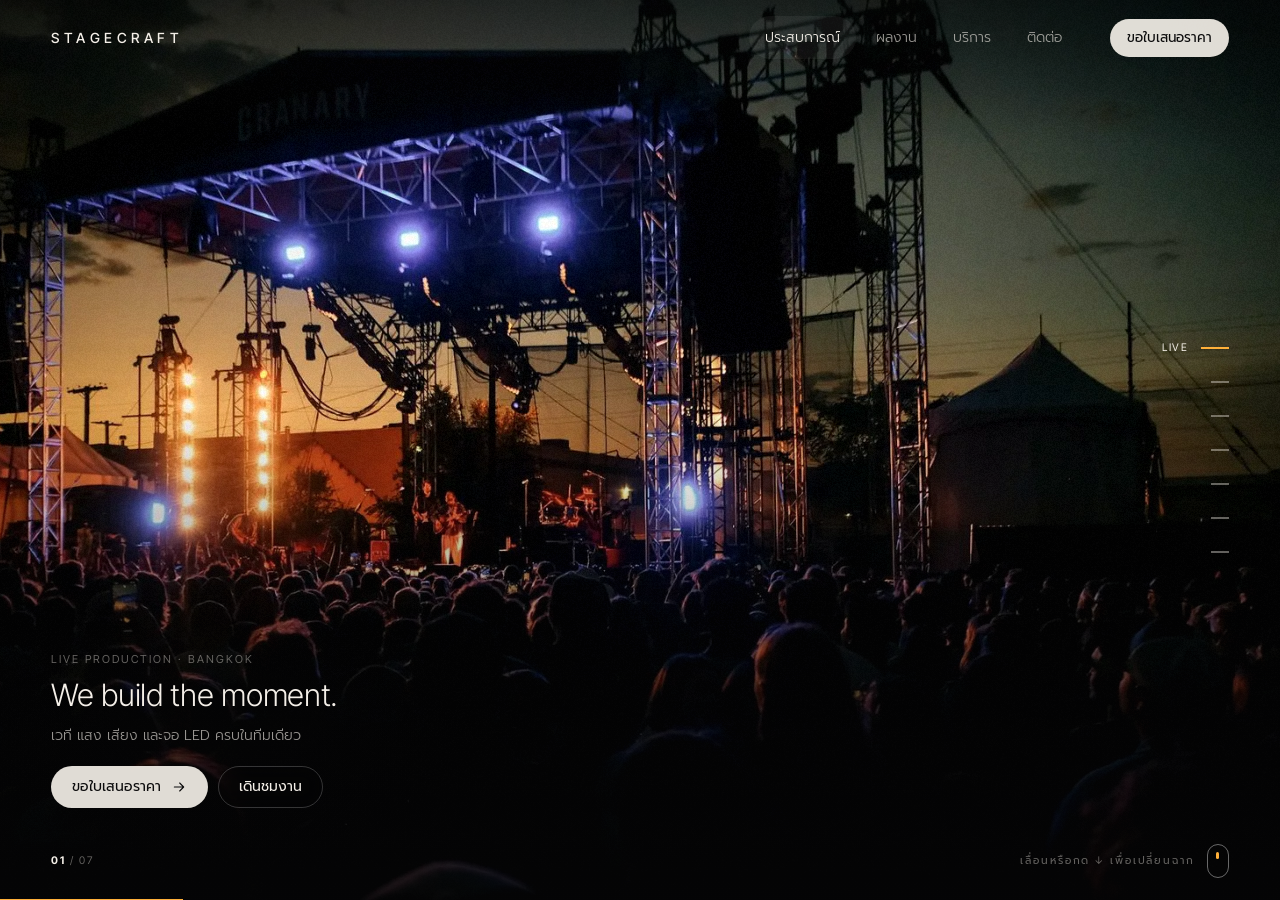
<file: index.html>
<!doctype html>
<html lang="th">
  <head>
    <meta charset="utf-8" />
    <meta name="viewport" content="width=device-width, initial-scale=1" />
    <title>STAGECRAFT — เวที แสง สี เสียง และจอ LED</title>
    <meta name="description" content="STAGECRAFT ทีมโปรดักชันเวที แสง สี เสียง และจอ LED สำหรับคอนเสิร์ต งานองค์กร นิทรรศการ และงานเลี้ยง" />
    <link rel="icon" href="img/logo/favicon.svg" type="image/svg+xml" />
    <link rel="preconnect" href="https://fonts.googleapis.com" />
    <link rel="preconnect" href="https://fonts.gstatic.com" crossorigin />
    <link href="https://fonts.googleapis.com/css2?family=Inter+Tight:wght@300;400;500&family=Prompt:wght@300;400&display=swap" rel="stylesheet" />
    <link rel="stylesheet" href="css/style.css" />
    <link rel="preload" as="image" href="img/photos/dusk.webp" />
    <script type="importmap">
      { "imports": { "three": "./js/vendor/three.module.min.js" } }
    </script>
  </head>
  <body data-page="home">
    <div data-header></div>

    <div class="loader" aria-hidden="true">
      <div class="loader-inner">
        <span class="logo">STAGECRAFT</span>
        <div class="loader-bar"><i></i></div>
      </div>
    </div>

    <main class="xp" data-side="left">
      <canvas aria-hidden="true"></canvas>
      <div class="xp-fallback" aria-hidden="true"></div>
      <div class="xp-shade"></div>

      <div class="panels">
        <section class="panel" data-side="left" aria-labelledby="s0">
          <div class="wrap">
            <div class="panel-body">
              <span class="no">Live production · Bangkok</span>
              <h1 class="display" id="s0">We build the moment.</h1>
              <p class="lead one-line">เวที แสง เสียง และจอ LED ครบในทีมเดียว</p>
              <div class="actions"><a class="btn" href="contact.html">ขอใบเสนอราคา <svg viewBox="0 0 24 24" fill="none" stroke="currentColor" stroke-width="1.6" stroke-linecap="round" stroke-linejoin="round" aria-hidden="true"><path d="M5 12h14M13 6l6 6-6 6" /></svg></a><button class="btn btn-ghost" type="button" data-next>เดินชมงาน</button></div>
            </div>
          </div>
        </section>

        <section class="panel" data-side="left" aria-labelledby="s1">
          <div class="wrap">
            <div class="panel-body">
              <span class="no">01 · Stage &amp; truss</span>
              <h2 class="h2" id="s1">Built to hold the show.</h2>
              <p class="lead one-line">เวทีและโครงทรัส คำนวณทุกจุดแขวนก่อนขึ้นงาน</p>
            </div>
          </div>
        </section>

        <section class="panel" data-side="left" aria-labelledby="s2">
          <div class="wrap">
            <div class="panel-body">
              <span class="no">02 · Lighting</span>
              <h2 class="h2" id="s2">Light that moves people.</h2>
              <p class="lead one-line">มูฟวิ่งเฮดกว่า 120 ตัว พร้อมนักออกแบบแสงคุมทุกคิว</p>
            </div>
          </div>
        </section>

        <section class="panel" data-side="left" aria-labelledby="s3">
          <div class="wrap">
            <div class="panel-body">
              <span class="no">03 · Sound</span>
              <h2 class="h2" id="s3">Every seat hears it.</h2>
              <p class="lead one-line">ไลน์อาเรย์จูนตามพื้นที่ ตั้งแต่ 50 ถึง 20,000 คน</p>
            </div>
          </div>
        </section>

        <section class="panel" data-side="left" aria-labelledby="s4">
          <div class="wrap">
            <div class="panel-body">
              <span class="no">04 · LED screen</span>
              <h2 class="h2" id="s4">Screens that tell the story.</h2>
              <p class="lead one-line">จอ LED ต่อขนาดได้ตามเวที พร้อมทีมสลับกล้องสด</p>
              <div class="actions"><a class="btn btn-ghost" href="works.html">ดูผลงาน <svg viewBox="0 0 24 24" fill="none" stroke="currentColor" stroke-width="1.6" stroke-linecap="round" stroke-linejoin="round" aria-hidden="true"><path d="M5 12h14M13 6l6 6-6 6" /></svg></a></div>
            </div>
          </div>
        </section>

        <section class="panel" data-side="left" aria-labelledby="s5">
          <div class="wrap">
            <div class="panel-body">
              <span class="no">05 · Crew</span>
              <h2 class="h2" id="s5">A crew on every cable.</h2>
              <p class="lead one-line">ทีมงานประจำ 45 คน ดูแลมาแล้วกว่า 600 งาน</p>
            </div>
          </div>
        </section>

        <section class="panel" data-side="left" aria-labelledby="s6">
          <div class="wrap">
            <div class="panel-body">
              <span class="no">Next on stage</span>
              <h2 class="h2" id="s6">Your event is next.</h2>
              <p class="lead one-line">ส่งรายละเอียดงาน รับแบบเวทีพร้อมราคาภายใน 3 วัน</p>
              <div class="actions"><a class="btn" href="contact.html">ขอใบเสนอราคา <svg viewBox="0 0 24 24" fill="none" stroke="currentColor" stroke-width="1.6" stroke-linecap="round" stroke-linejoin="round" aria-hidden="true"><path d="M5 12h14M13 6l6 6-6 6" /></svg></a><a class="btn btn-ghost" href="works.html">ผลงาน</a><a class="btn btn-ghost" href="services.html">บริการ</a></div>
            </div>
          </div>
        </section>
      </div>

      <nav class="rail" aria-label="ฉาก"></nav>

      <div class="xp-foot">
        <div class="wrap">
          <span class="counter"><b>01</b> / <span>07</span></span>
          <span class="hint"><span>เลื่อนหรือกด ↓ เพื่อเปลี่ยนฉาก</span><i aria-hidden="true"></i></span>
        </div>
      </div>
      <div class="progress"></div>
    </main>

    <script type="module" src="js/app.js"></script>
  </body>
</html>
</file>
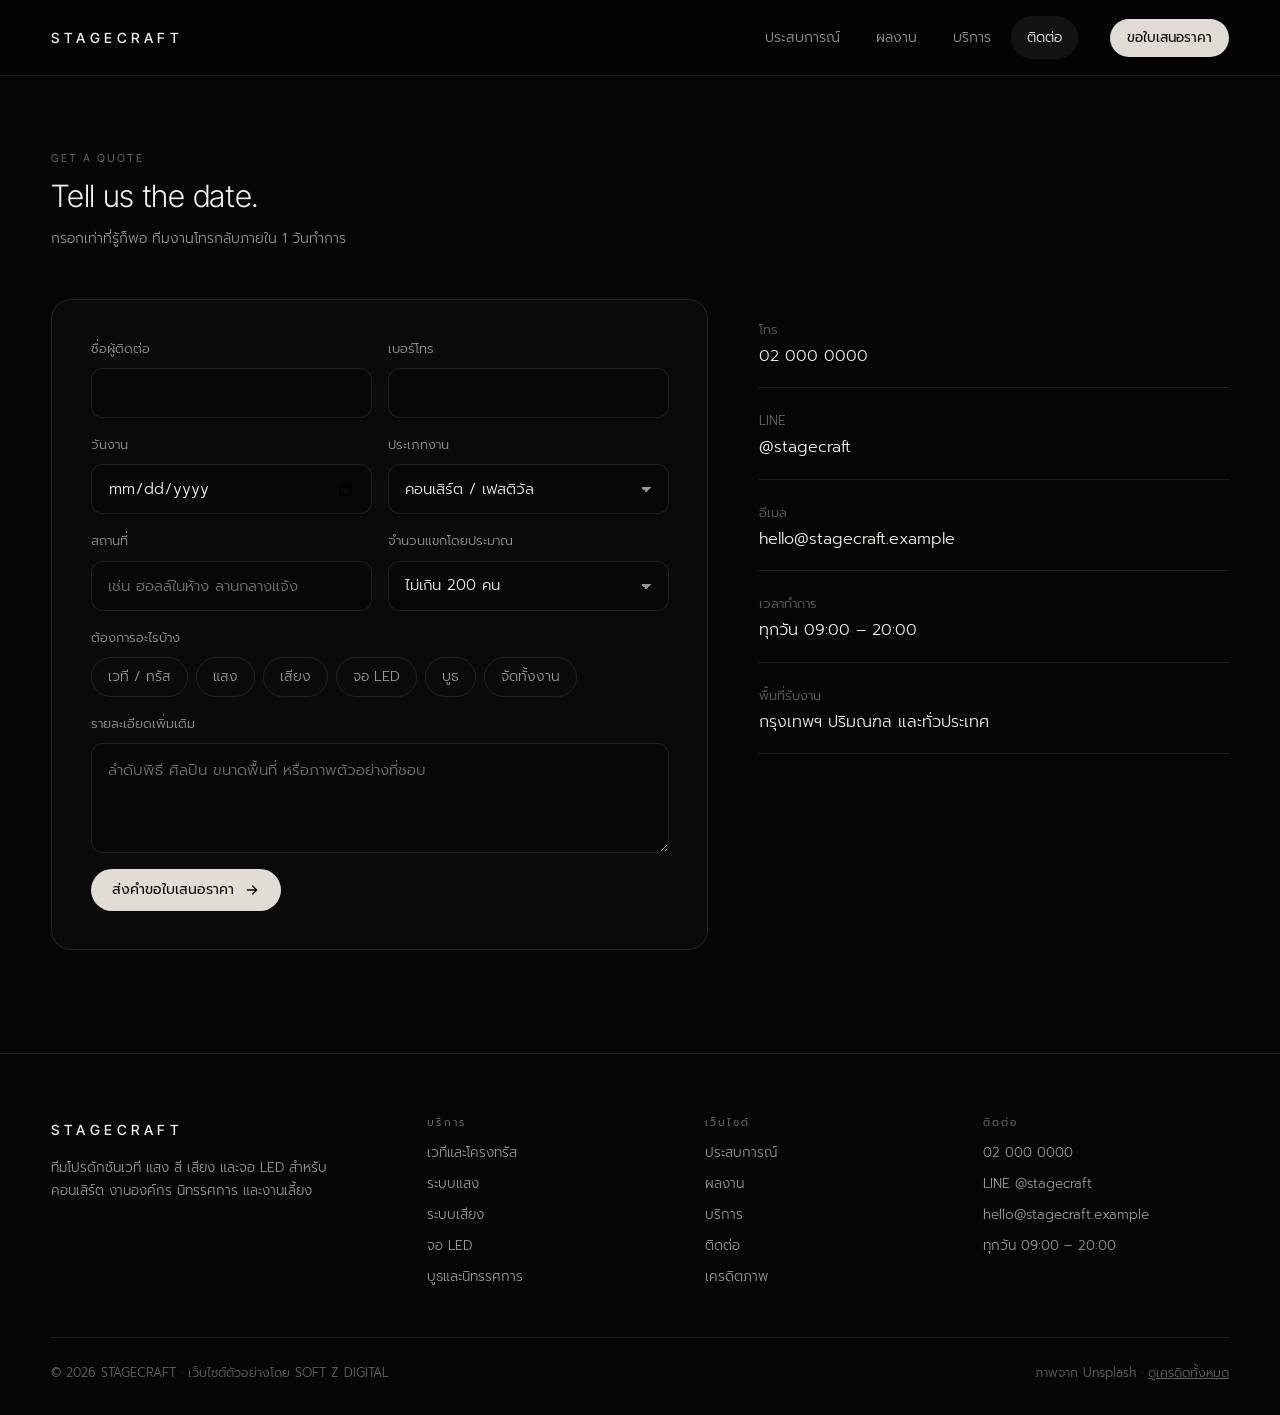
<file: contact.html>
<!doctype html>
<html lang="th">
  <head>
    <meta charset="utf-8" />
    <meta name="viewport" content="width=device-width, initial-scale=1" />
    <title>ขอใบเสนอราคา — STAGECRAFT</title>
    <meta name="description" content="ขอใบเสนอราคาเวที แสง สี เสียง และจอ LED จาก STAGECRAFT" />
    <link rel="icon" href="img/logo/favicon.svg" type="image/svg+xml" />
    <link rel="preconnect" href="https://fonts.googleapis.com" />
    <link rel="preconnect" href="https://fonts.gstatic.com" crossorigin />
    <link href="https://fonts.googleapis.com/css2?family=Inter+Tight:wght@300;400;500&family=Prompt:wght@300;400&display=swap" rel="stylesheet" />
    <link rel="stylesheet" href="css/style.css" />
  </head>
  <body data-page="contact">
    <div data-header></div>
    <main>
      <section class="page-hero">
        <div class="wrap">
          <span class="eyebrow reveal">Get a quote</span>
          <h1 class="display reveal">Tell us the date.</h1>
          <p class="lead one-line reveal">กรอกเท่าที่รู้ก็พอ ทีมงานโทรกลับภายใน 1 วันทำการ</p>
        </div>
      </section>
      <section class="section" style="padding-top: 0">
        <div class="wrap contact-grid">
          <form class="form reveal" data-quote novalidate>
            <label class="field"><span>ชื่อผู้ติดต่อ</span><input name="name" autocomplete="name" /></label>
            <label class="field"><span>เบอร์โทร</span><input name="tel" type="tel" autocomplete="tel" /></label>
            <label class="field"><span>วันงาน</span><input name="date" type="date" /></label>
            <label class="field"><span>ประเภทงาน</span>
              <select name="type"><option>คอนเสิร์ต / เฟสติวัล</option><option>สัมมนา / งานองค์กร</option><option>บูธ / นิทรรศการ</option><option>งานเลี้ยง / กาล่า</option><option>อื่น ๆ</option></select>
            </label>
            <label class="field"><span>สถานที่</span><input name="venue" placeholder="เช่น ฮอลล์ในห้าง ลานกลางแจ้ง" /></label>
            <label class="field"><span>จำนวนแขกโดยประมาณ</span>
              <select name="guests"><option>ไม่เกิน 200 คน</option><option>200 – 1,000 คน</option><option>1,000 – 5,000 คน</option><option>มากกว่า 5,000 คน</option></select>
            </label>
            <fieldset class="field full" style="border: 0; padding: 0; margin: 0">
              <span>ต้องการอะไรบ้าง</span>
              <div class="checks"><label><input type="checkbox" name="svc" value="stage" /><span>เวที / ทรัส</span></label><label><input type="checkbox" name="svc" value="light" /><span>แสง</span></label><label><input type="checkbox" name="svc" value="sound" /><span>เสียง</span></label><label><input type="checkbox" name="svc" value="led" /><span>จอ LED</span></label><label><input type="checkbox" name="svc" value="booth" /><span>บูธ</span></label><label><input type="checkbox" name="svc" value="full" /><span>จัดทั้งงาน</span></label></div>
            </fieldset>
            <label class="field full"><span>รายละเอียดเพิ่มเติม</span><textarea name="note" placeholder="ลำดับพิธี ศิลปิน ขนาดพื้นที่ หรือภาพตัวอย่างที่ชอบ"></textarea></label>
            <button class="btn" type="submit">ส่งคำขอใบเสนอราคา <svg viewBox="0 0 24 24" fill="none" stroke="currentColor" stroke-width="2" stroke-linecap="round" stroke-linejoin="round" aria-hidden="true"><path d="M5 12h14M13 6l6 6-6 6" /></svg></button>
            <p class="form-done" tabindex="-1" role="status">ได้รับคำขอแล้ว ทีมงานจะติดต่อกลับภายใน 1 วันทำการ (เว็บตัวอย่าง ยังไม่ส่งข้อมูลจริง)</p>
          </form>
          <div class="info reveal">
            <div class="info-row"><span>โทร</span><b>02 000 0000</b></div>
            <div class="info-row"><span>LINE</span><b>@stagecraft</b></div>
            <div class="info-row"><span>อีเมล</span><b>hello@stagecraft.example</b></div>
            <div class="info-row"><span>เวลาทำการ</span><b>ทุกวัน 09:00 – 20:00</b></div>
            <div class="info-row"><span>พื้นที่รับงาน</span><b>กรุงเทพฯ ปริมณฑล และทั่วประเทศ</b></div>
          </div>
        </div>
      </section>
    </main>
    <div data-footer></div>
    <script type="module" src="js/app.js"></script>
  </body>
</html>
</file>
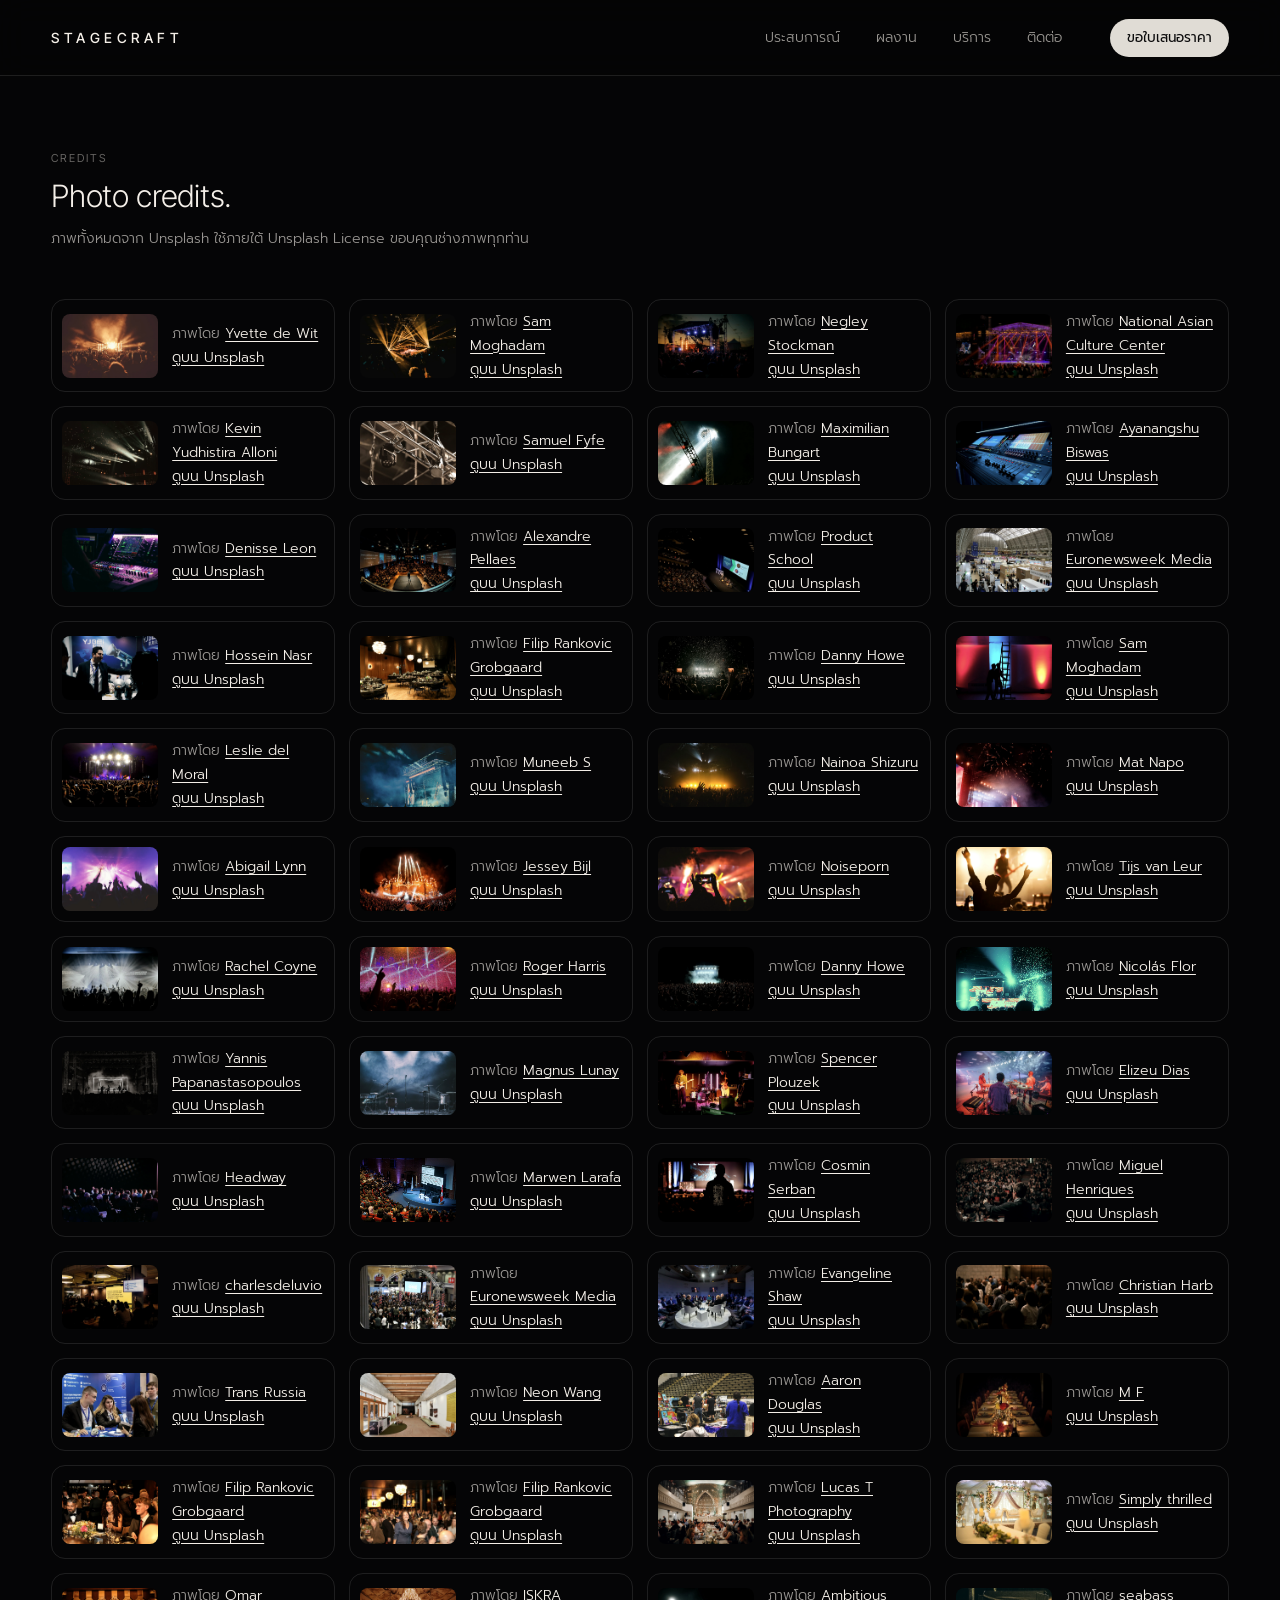
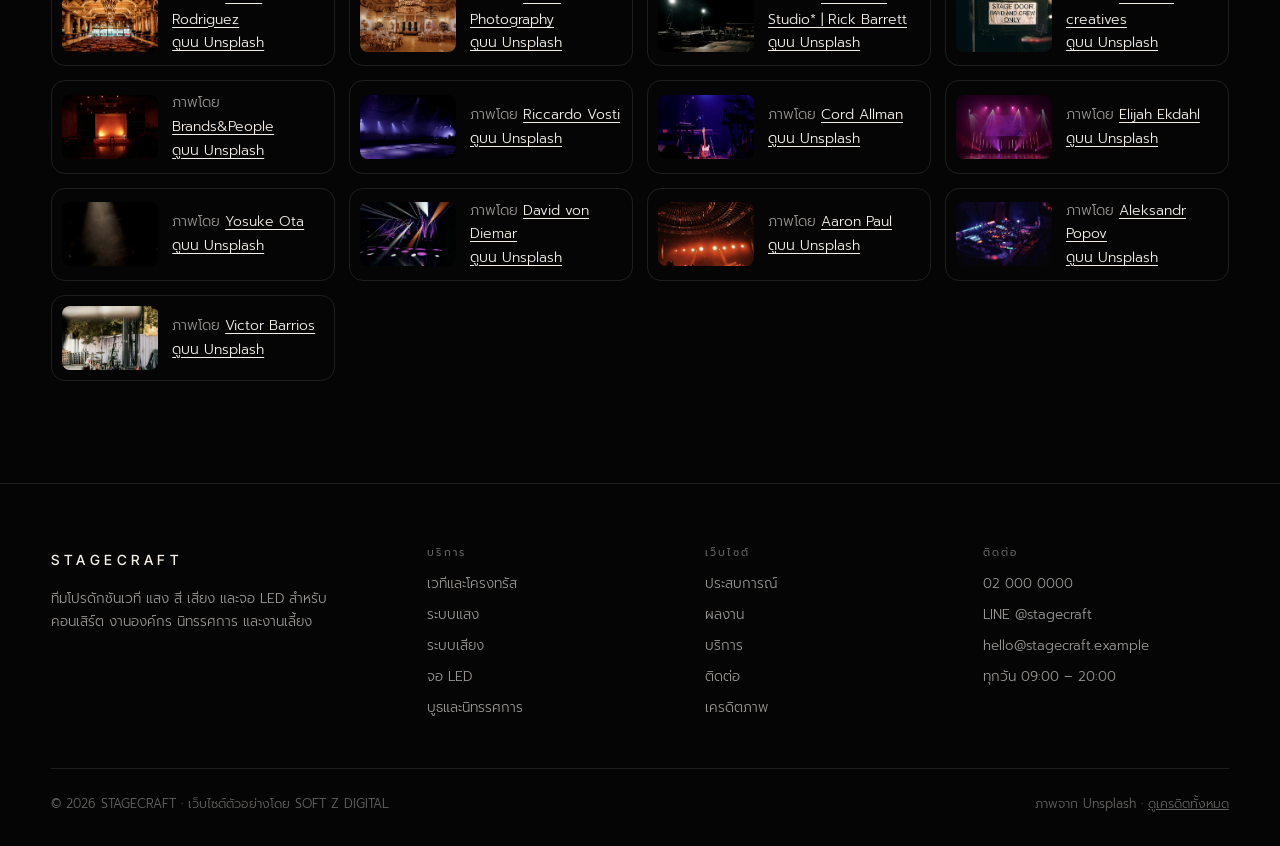
<file: credits.html>
<!doctype html>
<html lang="th">
  <head>
    <meta charset="utf-8" />
    <meta name="viewport" content="width=device-width, initial-scale=1" />
    <title>เครดิตภาพ — STAGECRAFT</title>
    <meta name="description" content="เครดิตภาพประกอบเว็บไซต์ตัวอย่าง STAGECRAFT" />
    <link rel="icon" href="img/logo/favicon.svg" type="image/svg+xml" />
    <link rel="preconnect" href="https://fonts.googleapis.com" />
    <link rel="preconnect" href="https://fonts.gstatic.com" crossorigin />
    <link href="https://fonts.googleapis.com/css2?family=Inter+Tight:wght@300;400;500&family=Prompt:wght@300;400&display=swap" rel="stylesheet" />
    <link rel="stylesheet" href="css/style.css" />
  </head>
  <body data-page="credits">
    <div data-header></div>
    <main>
      <section class="page-hero">
        <div class="wrap">
          <span class="eyebrow reveal">Credits</span>
          <h1 class="display reveal">Photo credits.</h1>
          <p class="lead one-line reveal">ภาพทั้งหมดจาก Unsplash ใช้ภายใต้ Unsplash License ขอบคุณช่างภาพทุกท่าน</p>
        </div>
      </section>
      <section class="section" style="padding-top: 0">
        <div class="wrap"><ul class="credits" data-credits></ul></div>
      </section>
    </main>
    <div data-footer></div>
    <script type="module" src="js/app.js"></script>
  </body>
</html>
</file>
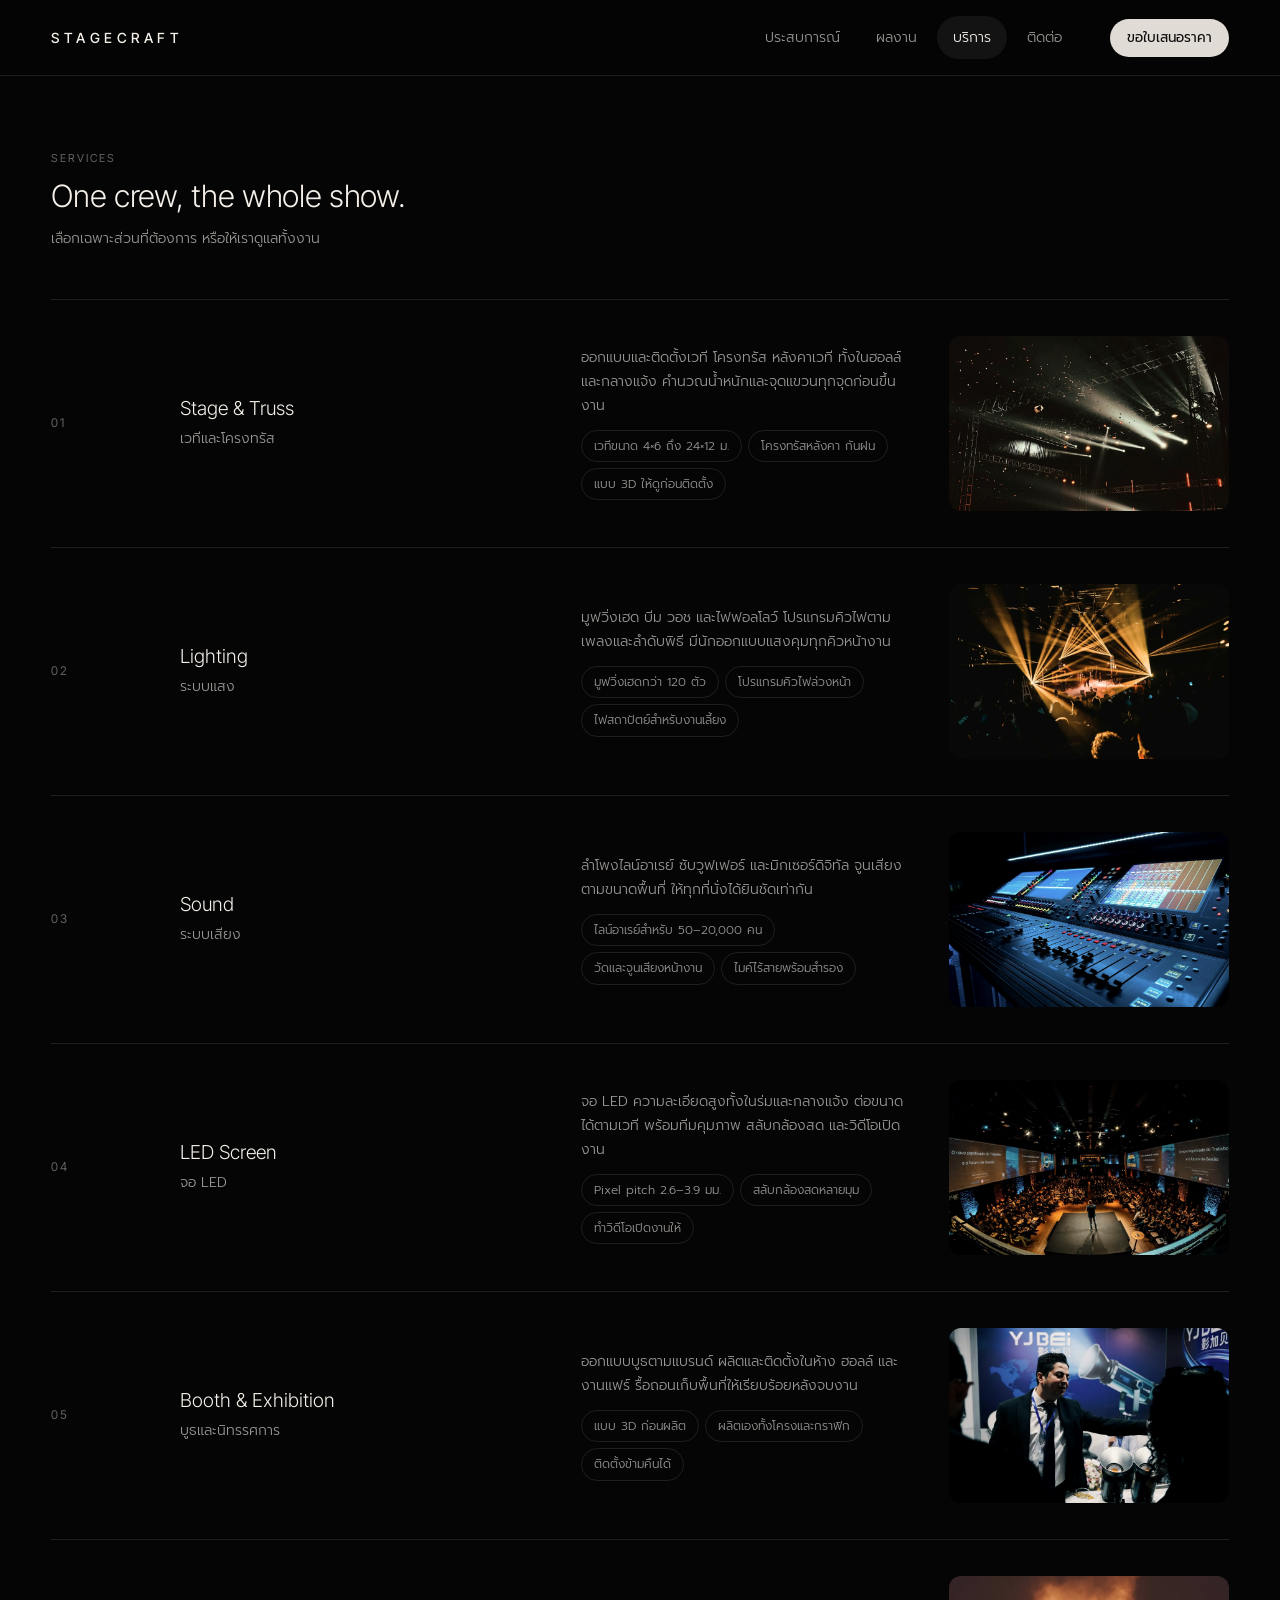
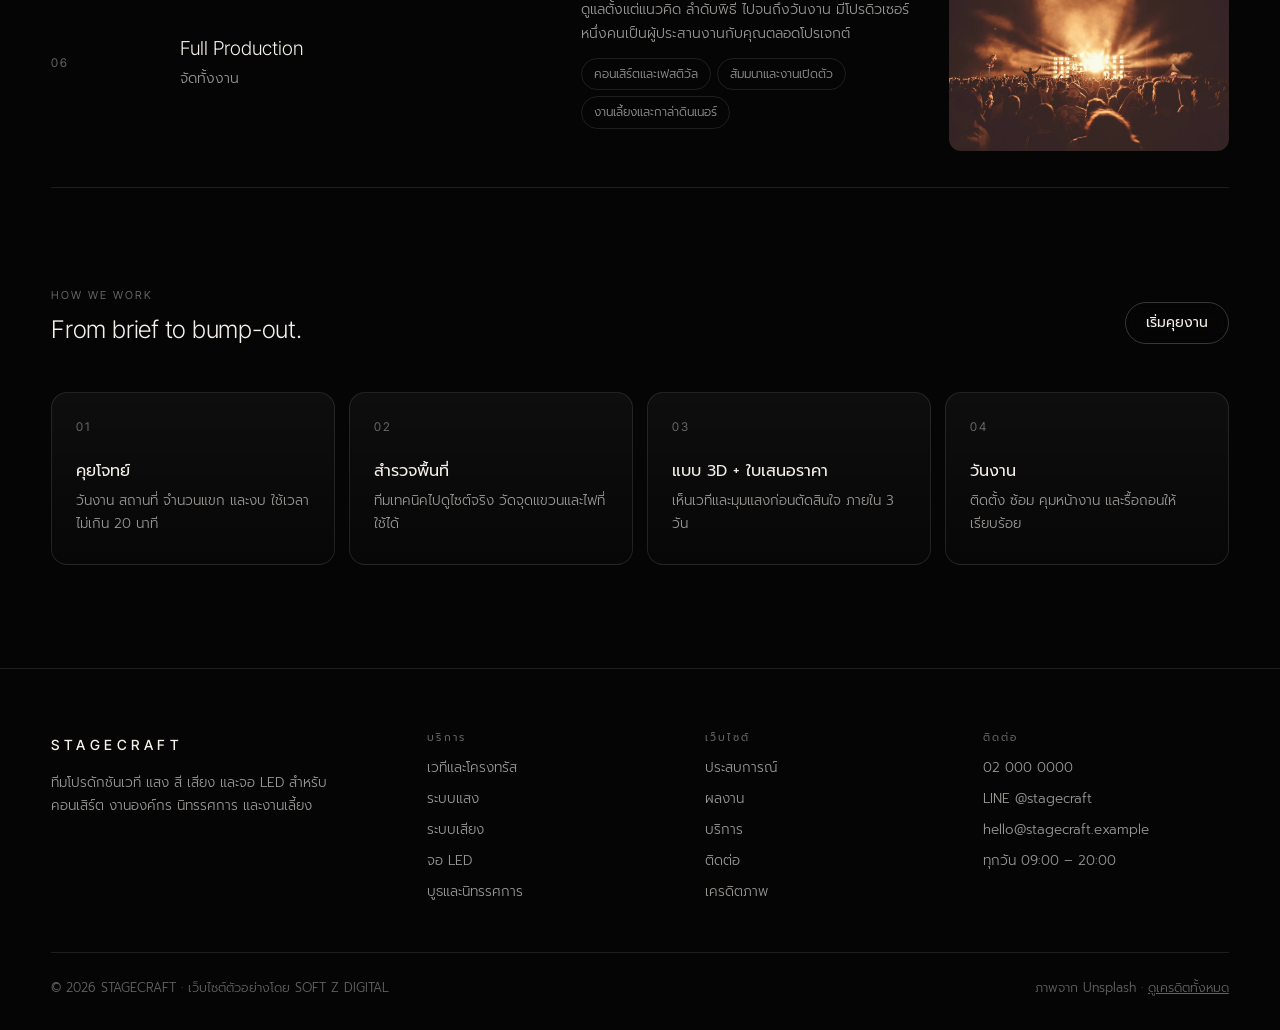
<file: services.html>
<!doctype html>
<html lang="th">
  <head>
    <meta charset="utf-8" />
    <meta name="viewport" content="width=device-width, initial-scale=1" />
    <title>บริการ — STAGECRAFT</title>
    <meta name="description" content="บริการเวที โครงทรัส ระบบแสง ระบบเสียง จอ LED บูธ และจัดทั้งงาน" />
    <link rel="icon" href="img/logo/favicon.svg" type="image/svg+xml" />
    <link rel="preconnect" href="https://fonts.googleapis.com" />
    <link rel="preconnect" href="https://fonts.gstatic.com" crossorigin />
    <link href="https://fonts.googleapis.com/css2?family=Inter+Tight:wght@300;400;500&family=Prompt:wght@300;400&display=swap" rel="stylesheet" />
    <link rel="stylesheet" href="css/style.css" />
  </head>
  <body data-page="services">
    <div data-header></div>
    <main>
      <section class="page-hero">
        <div class="wrap">
          <span class="eyebrow reveal">Services</span>
          <h1 class="display reveal">One crew, the whole show.</h1>
          <p class="lead one-line reveal">เลือกเฉพาะส่วนที่ต้องการ หรือให้เราดูแลทั้งงาน</p>
        </div>
      </section>
      <section class="section" style="padding-top: 0">
        <div class="wrap"><div class="svc-list" data-services></div></div>
      </section>
      <section class="section" style="padding-top: 0">
        <div class="wrap">
          <div class="section-head reveal">
            <div><span class="eyebrow">How we work</span><h2 class="h2">From brief to bump-out.</h2></div>
            <a class="btn btn-ghost" href="contact.html">เริ่มคุยงาน</a>
          </div>
          <div class="process stagger" data-process></div>
        </div>
      </section>
    </main>
    <div data-footer></div>
    <script type="module" src="js/app.js"></script>
  </body>
</html>
</file>
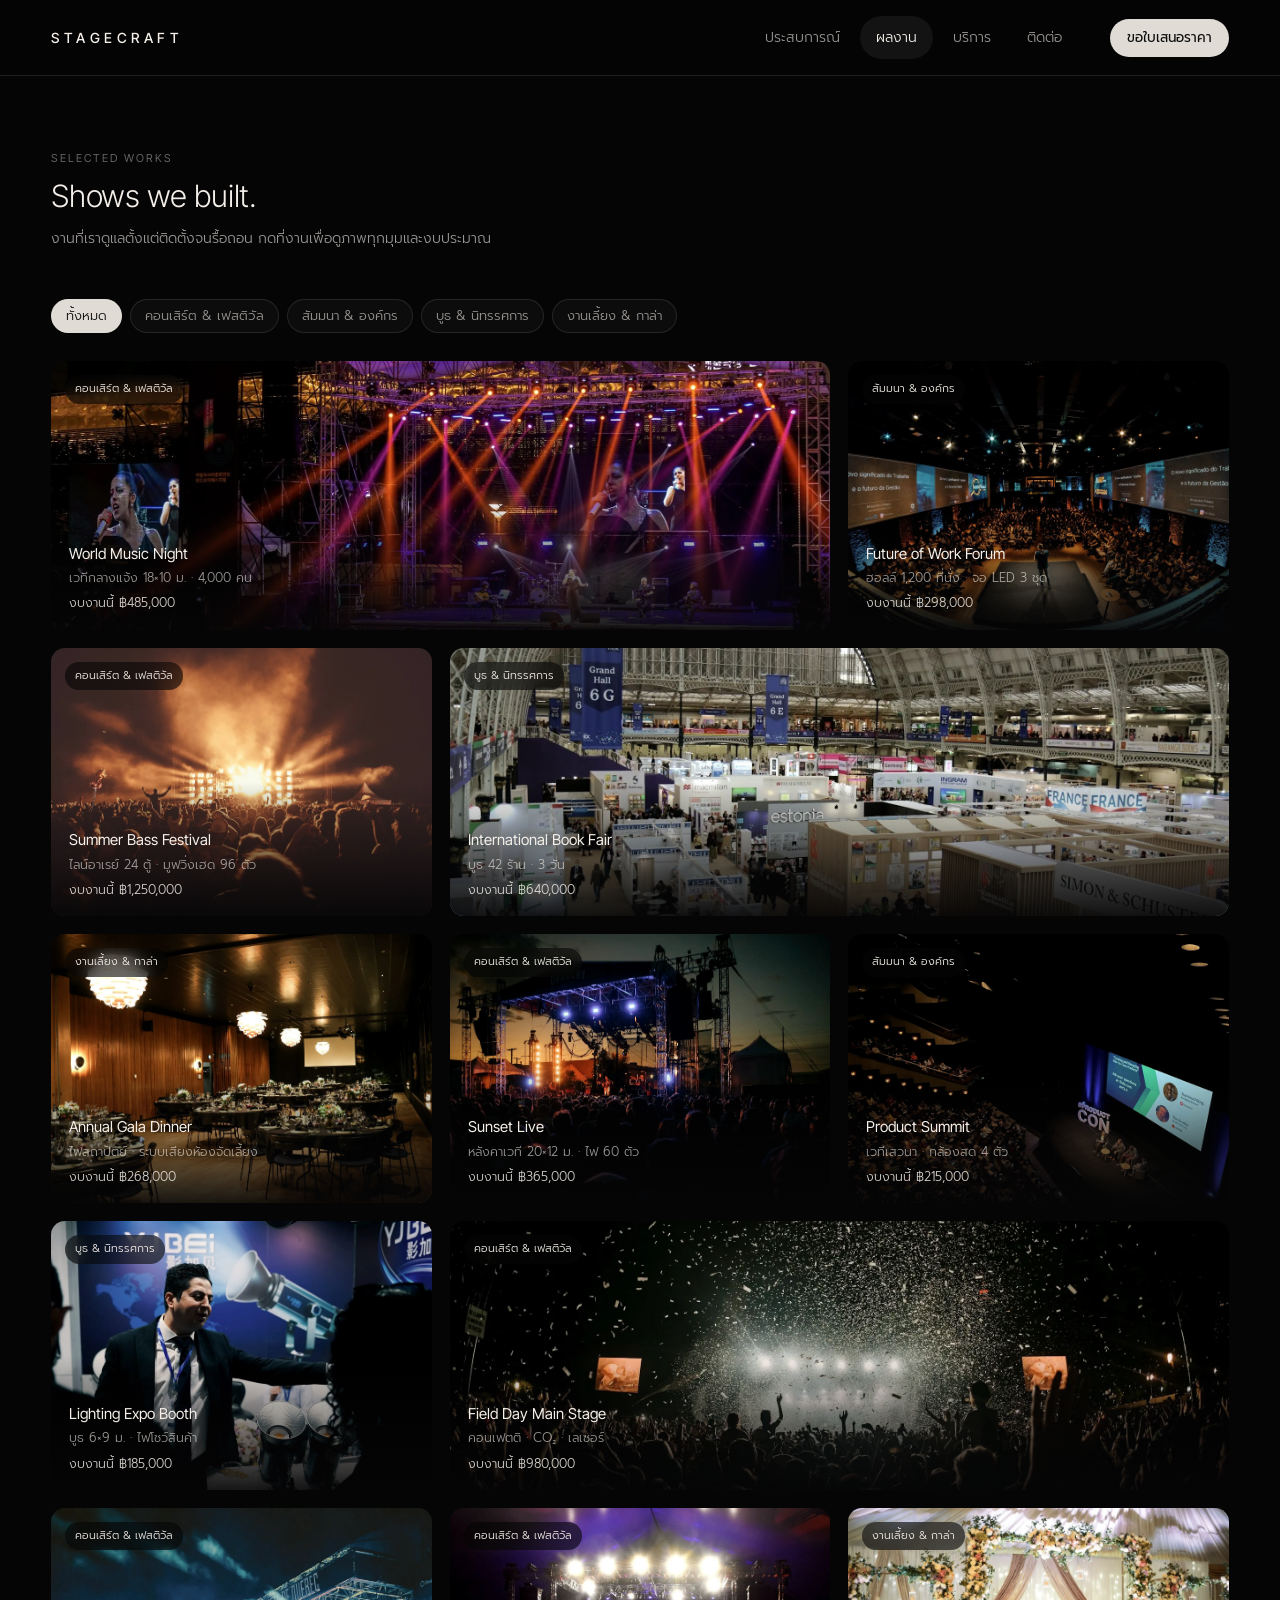
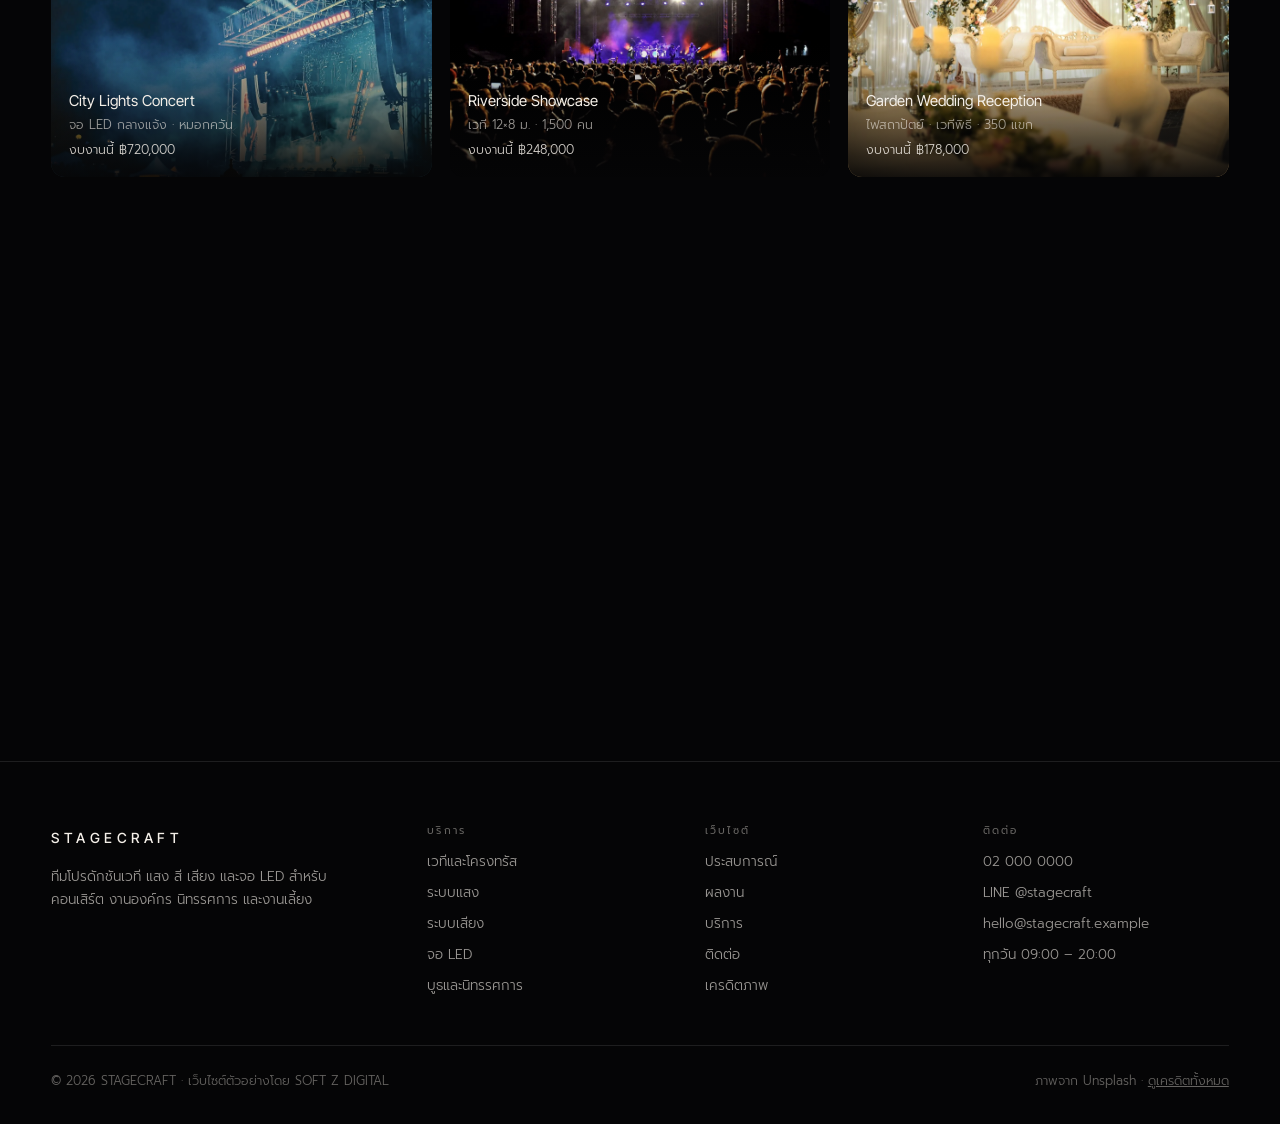
<file: works.html>
<!doctype html>
<html lang="th">
  <head>
    <meta charset="utf-8" />
    <meta name="viewport" content="width=device-width, initial-scale=1" />
    <title>ผลงาน — STAGECRAFT</title>
    <meta name="description" content="ผลงานเวที แสง สี เสียง และจอ LED ของ STAGECRAFT" />
    <link rel="icon" href="img/logo/favicon.svg" type="image/svg+xml" />
    <link rel="preconnect" href="https://fonts.googleapis.com" />
    <link rel="preconnect" href="https://fonts.gstatic.com" crossorigin />
    <link href="https://fonts.googleapis.com/css2?family=Inter+Tight:wght@300;400;500&family=Prompt:wght@300;400&display=swap" rel="stylesheet" />
    <link rel="stylesheet" href="css/style.css" />
  </head>
  <body data-page="works">
    <div data-header></div>
    <main>
      <section class="page-hero">
        <div class="wrap">
          <span class="eyebrow reveal">Selected works</span>
          <h1 class="display reveal">Shows we built.</h1>
          <p class="lead one-line reveal">งานที่เราดูแลตั้งแต่ติดตั้งจนรื้อถอน กดที่งานเพื่อดูภาพทุกมุมและงบประมาณ</p>
        </div>
      </section>
      <section class="section" style="padding-top: 0">
        <div class="wrap">
          <div class="chips reveal" data-chips role="group" aria-label="ประเภทงาน"></div>
          <div class="works" data-works></div>
        </div>
      </section>
      <section class="section" style="padding-top: 0">
        <div class="wrap">
          <div class="cta-band reveal">
            <img src="img/photos/blaze.webp" alt="" loading="lazy" />
            <div>
              <span class="eyebrow">Next on stage</span>
              <h2 class="h2">Your event is next.</h2>
              <p class="lead one-line">ส่งรายละเอียดงาน รับแบบเวทีพร้อมราคาภายใน 3 วัน</p>
              <a class="btn" href="contact.html">ขอใบเสนอราคา</a>
            </div>
          </div>
        </div>
      </section>
    </main>
    <div data-footer></div>
    <script type="module" src="js/app.js"></script>
  </body>
</html>
</file>
<file: css/style.css>
/* STAGECRAFT — black + a little stage amber. Inter Tight (English) + Prompt (Thai), light weights: the photos lead. */
:root {
  --bg: #050506;
  --bg-2: #0d0d10;
  --line: rgba(255, 255, 255, 0.1);
  --text: #f4efe8;
  --muted: rgba(244, 239, 232, 0.62);
  --dim: rgba(244, 239, 232, 0.4);
  --amber: #ffb03a;
  --amber-2: #ff8a1f;
  --display: 'Inter Tight', 'Prompt', sans-serif;
  --th: 'Prompt', sans-serif;
  --wrap: min(1320px, 100% - 2 * var(--gutter));
  --gutter: clamp(16px, 4vw, 56px);
  --head: 76px;
  --ease: cubic-bezier(0.22, 1, 0.36, 1);
}

*,
*::before,
*::after {
  box-sizing: border-box;
}

html {
  background: var(--bg);
  color: var(--text);
  -webkit-text-size-adjust: 100%;
}

body {
  margin: 0;
  font: 300 15px/1.7 var(--th);
  background: var(--bg);
  overflow-x: hidden;
}

img {
  display: block;
  max-width: 100%;
}

a {
  color: inherit;
  text-decoration: none;
}

button,
input,
select,
textarea {
  font: inherit;
  color: inherit;
}

.wrap {
  width: var(--wrap);
  margin-inline: auto;
}

.sr-only {
  position: absolute;
  width: 1px;
  height: 1px;
  overflow: hidden;
  clip: rect(0 0 0 0);
  white-space: nowrap;
}

/* ---------- type ---------- */
.eyebrow {
  display: inline-flex;
  align-items: center;
  gap: 12px;
  font: 500 11px/1 var(--display);
  letter-spacing: 0.24em;
  text-transform: uppercase;
  color: var(--amber);
}

.eyebrow::before {
  content: '';
  width: 28px;
  height: 1px;
  background: currentColor;
}

.display {
  margin: 0;
  font: 600 clamp(34px, 5.2vw, 76px) / 1.02 var(--display);
  letter-spacing: -0.02em;
  text-transform: uppercase;
}

.display em {
  font-style: normal;
  color: var(--amber);
}

.h2 {
  margin: 0;
  font: 600 clamp(26px, 3.4vw, 46px) / 1.08 var(--display);
  letter-spacing: -0.015em;
  text-transform: uppercase;
}

.h2 em {
  font-style: normal;
  color: var(--amber);
}

.lead {
  margin: 0;
  color: var(--muted);
  font-size: clamp(15px, 1.15vw, 17px);
  text-wrap: pretty;
}

/* ---------- buttons ---------- */
.btn {
  position: relative;
  display: inline-flex;
  align-items: center;
  justify-content: center;
  gap: 10px;
  height: 50px;
  padding: 0 26px;
  border: 1px solid transparent;
  border-radius: 999px;
  background: var(--amber);
  color: #140c02;
  font: 500 15px/1 var(--th);
  cursor: pointer;
  white-space: nowrap;
  overflow: hidden;
  transition: transform 0.4s var(--ease), background 0.3s, box-shadow 0.4s;
}

.btn:hover {
  box-shadow: 0 0 0 6px rgba(255, 176, 58, 0.16), 0 10px 40px rgba(255, 140, 30, 0.35);
}

.btn svg {
  width: 16px;
  height: 16px;
  transition: transform 0.4s var(--ease);
}

.btn:hover svg {
  transform: translateX(3px);
}

.btn-ghost {
  background: rgba(255, 255, 255, 0.04);
  border-color: rgba(255, 255, 255, 0.22);
  color: var(--text);
  backdrop-filter: blur(10px);
}

.btn-ghost:hover {
  background: rgba(255, 255, 255, 0.1);
  box-shadow: none;
}

.btn-sm {
  height: 42px;
  padding: 0 20px;
  font-size: 14px;
}

/* ---------- header ---------- */
.site-head {
  position: fixed;
  inset: 0 0 auto;
  z-index: 50;
  height: var(--head);
  transition: background 0.4s, border-color 0.4s, transform 0.5s var(--ease);
  border-bottom: 1px solid transparent;
}

.site-head.is-solid {
  background: rgba(5, 5, 6, 0.82);
  backdrop-filter: blur(16px);
  border-color: var(--line);
}

.site-head .wrap {
  height: 100%;
  display: flex;
  align-items: center;
  gap: 32px;
}

.logo {
  display: inline-flex;
  align-items: center;
  font: 700 19px/1 var(--display);
  letter-spacing: 0.08em;
}

.logo b {
  font-weight: 700;
  color: var(--amber);
}

.site-nav {
  display: flex;
  gap: 4px;
  margin-left: auto;
}

.site-nav a {
  position: relative;
  padding: 10px 16px;
  border-radius: 999px;
  font-size: 15px;
  color: var(--muted);
  transition: color 0.3s, background 0.3s;
}

.site-nav a:hover,
.site-nav a[aria-current='page'] {
  color: var(--text);
  background: rgba(255, 255, 255, 0.06);
}

.menu-btn {
  display: none;
  width: 46px;
  height: 46px;
  margin-left: auto;
  border: 1px solid var(--line);
  border-radius: 50%;
  background: rgba(255, 255, 255, 0.04);
  cursor: pointer;
}

.menu-btn span {
  display: block;
  width: 18px;
  height: 1.5px;
  margin: 5px auto;
  background: var(--text);
  transition: transform 0.4s var(--ease);
}

.drawer {
  position: fixed;
  inset: 0;
  z-index: 49;
  display: grid;
  align-content: center;
  gap: 8px;
  padding: var(--head) var(--gutter) 40px;
  background: rgba(5, 5, 6, 0.96);
  backdrop-filter: blur(18px);
  opacity: 0;
  visibility: hidden;
  transition: opacity 0.4s, visibility 0.4s;
}

.drawer a {
  font: 600 clamp(28px, 8vw, 44px) / 1.3 var(--display);
  text-transform: uppercase;
}

.drawer .btn {
  margin-top: 24px;
  justify-self: start;
}

body.menu-open .drawer {
  opacity: 1;
  visibility: visible;
}

body.menu-open .menu-btn span:first-child {
  transform: translateY(3.25px) rotate(45deg);
}

body.menu-open .menu-btn span:last-child {
  transform: translateY(-3.25px) rotate(-45deg);
}

@media (max-width: 900px) {
  .site-nav,
  .site-head .head-cta {
    display: none;
  }

  .menu-btn {
    display: block;
  }
}

/* ---------- 3D experience (index) ---------- */
.xp {
  position: fixed;
  inset: 0;
  overflow: hidden;
  background: var(--bg);
}

.xp canvas {
  position: absolute;
  inset: 0;
  width: 100%;
  height: 100%;
  display: block;
}

/* Darken the edges so text panels stay readable over the bright rig. */
.xp-shade {
  position: absolute;
  inset: 0;
  pointer-events: none;
  background:
    linear-gradient(90deg, rgba(5, 5, 6, 0.93) 0%, rgba(5, 5, 6, 0.78) 28%, rgba(5, 5, 6, 0.3) 46%, rgba(5, 5, 6, 0) 62%),
    linear-gradient(0deg, rgba(5, 5, 6, 0.85) 0%, rgba(5, 5, 6, 0) 30%),
    linear-gradient(180deg, rgba(5, 5, 6, 0.6) 0%, rgba(5, 5, 6, 0) 18%);
  transition: opacity 0.8s;
}

.xp[data-side='right'] .xp-shade {
  background:
    linear-gradient(270deg, rgba(5, 5, 6, 0.93) 0%, rgba(5, 5, 6, 0.78) 28%, rgba(5, 5, 6, 0.3) 46%, rgba(5, 5, 6, 0) 62%),
    linear-gradient(0deg, rgba(5, 5, 6, 0.85) 0%, rgba(5, 5, 6, 0) 30%),
    linear-gradient(180deg, rgba(5, 5, 6, 0.6) 0%, rgba(5, 5, 6, 0) 18%);
}

.xp[data-side='center'] .xp-shade {
  background:
    radial-gradient(ellipse at 50% 60%, rgba(5, 5, 6, 0.7) 0%, rgba(5, 5, 6, 0.2) 60%),
    linear-gradient(0deg, rgba(5, 5, 6, 0.85) 0%, rgba(5, 5, 6, 0) 30%);
}

.panels {
  position: absolute;
  inset: 0;
  pointer-events: none;
}

.panel {
  position: absolute;
  inset: var(--head) 0 0;
  display: flex;
  align-items: center;
  pointer-events: none;
}

.panel .wrap {
  display: flex;
}

.panel[data-side='right'] .wrap {
  justify-content: flex-end;
  padding-right: 150px; /* clear of the scene rail */
}

.panel[data-side='center'] .wrap {
  justify-content: center;
  text-align: center;
}

.panel-body {
  width: min(520px, 100%);
  display: grid;
  gap: 18px;
  justify-items: start;
}

/* A soft dark halo behind the text so it reads over any photo. */
.panel-body {
  position: relative;
  isolation: isolate;
}

.panel-body::before {
  content: '';
  position: absolute;
  inset: -90px -140px;
  z-index: -1;
  background: radial-gradient(closest-side, rgba(5, 5, 6, 0.78), rgba(5, 5, 6, 0.45) 55%, rgba(5, 5, 6, 0));
  opacity: 0;
  transition: opacity 0.8s var(--ease);
  pointer-events: none;
}

.panel.is-on .panel-body::before {
  opacity: 1;
}

.panel[data-side='center'] .panel-body {
  width: min(760px, 100%);
  justify-items: center;
}

.panel-body > * {
  opacity: 0;
  transform: translateY(26px);
  filter: blur(6px);
  transition: opacity 0.7s var(--ease), transform 0.9s var(--ease), filter 0.7s var(--ease);
}

.panel.is-on {
  pointer-events: auto;
}

.panel.is-on .panel-body > * {
  opacity: 1;
  transform: none;
  filter: none;
}

.panel.is-on .panel-body > :nth-child(2) {
  transition-delay: 0.08s;
}

.panel.is-on .panel-body > :nth-child(3) {
  transition-delay: 0.16s;
}

.panel.is-on .panel-body > :nth-child(4) {
  transition-delay: 0.24s;
}

.panel.is-on .panel-body > :nth-child(5) {
  transition-delay: 0.32s;
}

.panel .no {
  font: 600 13px/1 var(--display);
  color: var(--dim);
  letter-spacing: 0.2em;
}

.panel ul {
  margin: 0;
  padding: 0;
  list-style: none;
  display: grid;
  gap: 10px;
}

.panel li {
  display: flex;
  gap: 12px;
  align-items: baseline;
  color: var(--text);
  font-size: 15px;
}

.panel li::before {
  content: '';
  flex: none;
  width: 6px;
  height: 6px;
  border-radius: 50%;
  background: var(--amber);
  box-shadow: 0 0 12px var(--amber);
  transform: translateY(-2px);
}

.panel .actions {
  display: flex;
  flex-wrap: wrap;
  gap: 12px;
}

.stats {
  display: flex;
  gap: clamp(20px, 3vw, 44px);
}

.stats b {
  display: block;
  font: 600 clamp(26px, 2.6vw, 38px) / 1 var(--display);
  color: var(--text);
}

.stats span {
  font-size: 13px;
  color: var(--muted);
}

/* Scene rail */
.rail {
  position: absolute;
  right: var(--gutter);
  top: 50%;
  transform: translateY(-50%);
  display: grid;
  gap: 4px;
  z-index: 5;
}

.rail button {
  display: flex;
  align-items: center;
  justify-content: flex-end;
  gap: 12px;
  height: 30px;
  padding: 0;
  border: 0;
  background: none;
  cursor: pointer;
  color: var(--dim);
  font: 500 11px/1 var(--display);
  letter-spacing: 0.16em;
  text-transform: uppercase;
}

.rail button span {
  opacity: 0;
  transform: translateX(6px);
  transition: opacity 0.3s, transform 0.4s var(--ease);
}

.rail button i {
  width: 18px;
  height: 2px;
  background: currentColor;
  transition: width 0.5s var(--ease), background 0.3s;
}

.rail button:hover span,
.rail button[aria-current='step'] span {
  opacity: 1;
  transform: none;
}

.rail button[aria-current='step'] {
  color: var(--text);
}

.rail button[aria-current='step'] i {
  width: 40px;
  background: var(--amber);
  box-shadow: 0 0 12px var(--amber);
}

.xp-foot {
  position: absolute;
  left: 0;
  right: 0;
  bottom: 22px;
  z-index: 5;
}

.xp-foot .wrap {
  display: flex;
  align-items: center;
  justify-content: space-between;
  gap: 16px;
  font: 500 11px/1 var(--display);
  letter-spacing: 0.18em;
  text-transform: uppercase;
  color: var(--dim);
}

.counter b {
  color: var(--text);
}

.hint {
  display: inline-flex;
  align-items: center;
  gap: 12px;
}

.hint i {
  position: relative;
  width: 22px;
  height: 34px;
  border: 1.5px solid rgba(255, 255, 255, 0.4);
  border-radius: 12px;
}

.hint i::after {
  content: '';
  position: absolute;
  left: 50%;
  top: 7px;
  width: 3px;
  height: 7px;
  margin-left: -1.5px;
  border-radius: 2px;
  background: var(--amber);
  animation: wheel 1.8s var(--ease) infinite;
}

@keyframes wheel {
  0% {
    transform: translateY(0);
    opacity: 1;
  }
  70% {
    transform: translateY(10px);
    opacity: 0;
  }
  100% {
    opacity: 0;
  }
}

.progress {
  position: absolute;
  left: 0;
  bottom: 0;
  height: 2px;
  background: var(--amber);
  box-shadow: 0 0 14px var(--amber);
  transition: width 1.2s var(--ease);
  z-index: 6;
}

/* Loader */
.loader {
  position: fixed;
  inset: 0;
  z-index: 80;
  display: grid;
  place-items: center;
  background: var(--bg);
  transition: opacity 0.9s var(--ease), visibility 0.9s;
}

.loader.is-done {
  opacity: 0;
  visibility: hidden;
}

.loader-inner {
  display: grid;
  gap: 18px;
  justify-items: center;
}

.loader .logo {
  font-size: 22px;
}

.loader-bar {
  width: 180px;
  height: 2px;
  background: rgba(255, 255, 255, 0.1);
  overflow: hidden;
}

.loader-bar i {
  display: block;
  height: 100%;
  width: 40%;
  background: var(--amber);
  animation: load 1.2s var(--ease) infinite;
}

@keyframes load {
  from {
    transform: translateX(-100%);
  }
  to {
    transform: translateX(260%);
  }
}

/* No WebGL: a photo per scene instead of the 3D stage. */
.xp-fallback {
  position: absolute;
  inset: 0;
  display: none;
}

.xp-fallback img {
  position: absolute;
  inset: 0;
  width: 100%;
  height: 100%;
  object-fit: cover;
  opacity: 0;
  transition: opacity 1s;
}

.xp-fallback img.is-on {
  opacity: 0.75;
}

.no-webgl .xp-fallback {
  display: block;
}

@media (max-width: 900px) {
  .rail {
    display: none;
  }

  .panel {
    align-items: flex-end;
    padding-bottom: 86px;
  }

  .panel[data-side] .wrap {
    justify-content: flex-start;
    text-align: left;
    padding-right: 0;
  }

  .panel[data-side='center'] .panel-body {
    justify-items: start;
  }

  .xp .xp-shade,
  .xp[data-side] .xp-shade {
    background: linear-gradient(0deg, rgba(5, 5, 6, 0.94) 0%, rgba(5, 5, 6, 0.6) 45%, rgba(5, 5, 6, 0) 70%),
      linear-gradient(180deg, rgba(5, 5, 6, 0.6) 0%, rgba(5, 5, 6, 0) 18%);
  }

  .panel .lead {
    font-size: 14px;
  }

  .stats b {
    font-size: 24px;
  }

  .hint span {
    display: none;
  }
}

/* ---------- inner pages ---------- */
.page-hero {
  position: relative;
  padding: calc(var(--head) + clamp(48px, 9vw, 120px)) 0 clamp(40px, 6vw, 80px);
  overflow: hidden;
}

.page-hero::before {
  content: '';
  position: absolute;
  inset: -20% -10% auto;
  height: 120%;
  background: radial-gradient(ellipse at 50% 0%, rgba(255, 150, 40, 0.22), transparent 60%);
  pointer-events: none;
}

.page-hero .wrap {
  position: relative;
  display: grid;
  gap: 20px;
  max-width: 920px;
  margin-left: max(var(--gutter), calc((100% - 1320px) / 2));
}

.section {
  padding: clamp(56px, 8vw, 120px) 0;
}

.section-head {
  display: flex;
  align-items: flex-end;
  justify-content: space-between;
  gap: 24px;
  margin-bottom: clamp(28px, 4vw, 48px);
}

.section-head > div {
  display: grid;
  gap: 14px;
}

/* Filter chips */
.chips {
  display: flex;
  gap: 8px;
  flex-wrap: wrap;
  margin-bottom: 28px;
}

.chip {
  height: 40px;
  padding: 0 18px;
  border: 1px solid var(--line);
  border-radius: 999px;
  background: rgba(255, 255, 255, 0.03);
  color: var(--muted);
  font-size: 14px;
  cursor: pointer;
  transition: color 0.3s, background 0.3s, border-color 0.3s;
}

.chip:hover {
  color: var(--text);
  border-color: rgba(255, 255, 255, 0.3);
}

.chip[aria-pressed='true'] {
  background: var(--amber);
  border-color: var(--amber);
  color: #140c02;
}

/* Works grid */
.works {
  display: grid;
  grid-template-columns: repeat(3, minmax(0, 1fr));
  grid-auto-flow: dense;
  grid-auto-rows: clamp(220px, 21vw, 330px);
  gap: clamp(10px, 1.4vw, 18px);
}

.work {
  position: relative;
  overflow: hidden;
  border-radius: 14px;
  background: var(--bg-2);
  cursor: zoom-in;
  border: 0;
  padding: 0;
  text-align: left;
}

.work.wide {
  grid-column: span 2;
}

.work img {
  width: 100%;
  height: 100%;
  object-fit: cover;
  transform: scale(1.02);
  transition: transform 1.2s var(--ease), filter 0.6s;
}

.work:hover img {
  transform: scale(1.07);
}

.work-cap {
  position: absolute;
  inset: auto 0 0;
  padding: 60px 20px 18px;
  background: linear-gradient(0deg, rgba(5, 5, 6, 0.92), rgba(5, 5, 6, 0));
  display: grid;
  gap: 4px;
}

.work-cap b {
  font: 600 clamp(15px, 1.3vw, 19px) / 1.2 var(--display);
  text-transform: uppercase;
  letter-spacing: 0.01em;
}

.work-cap span {
  font-size: 13px;
  color: var(--muted);
}

.work-tag {
  position: absolute;
  top: 14px;
  left: 14px;
  padding: 6px 12px;
  border-radius: 999px;
  background: rgba(5, 5, 6, 0.6);
  backdrop-filter: blur(8px);
  font-size: 12px;
  color: var(--text);
}

.work[hidden] {
  display: none;
}

@media (max-width: 900px) {
  .works {
    grid-template-columns: repeat(2, minmax(0, 1fr));
  }
}

@media (max-width: 600px) {
  .works {
    grid-template-columns: 1fr;
    grid-auto-rows: auto;
  }

  .work,
  .work.wide {
    grid-column: auto;
    aspect-ratio: 4 / 3;
  }
}

/* Lightbox */
.lightbox {
  position: fixed;
  inset: 0;
  z-index: 90;
  display: grid;
  place-items: center;
  padding: 24px;
  background: rgba(5, 5, 6, 0.94);
  backdrop-filter: blur(12px);
  opacity: 0;
  visibility: hidden;
  transition: opacity 0.4s, visibility 0.4s;
}

.lightbox.is-open {
  opacity: 1;
  visibility: visible;
}

.lightbox figure {
  margin: 0;
  display: grid;
  gap: 14px;
  max-width: min(1400px, 100%);
}

.lightbox img {
  max-height: 78vh;
  width: auto;
  margin-inline: auto;
  border-radius: 12px;
}

.lightbox figcaption {
  display: flex;
  justify-content: space-between;
  gap: 16px;
  color: var(--muted);
  font-size: 14px;
}

.lightbox figcaption b {
  color: var(--text);
  font: 600 16px/1.3 var(--display);
  text-transform: uppercase;
}

.lb-btn {
  position: absolute;
  width: 52px;
  height: 52px;
  border-radius: 50%;
  border: 1px solid var(--line);
  background: rgba(255, 255, 255, 0.05);
  cursor: pointer;
  display: grid;
  place-items: center;
}

.lb-btn svg {
  width: 18px;
  height: 18px;
}

.lb-close {
  top: 20px;
  right: 20px;
}

.lb-prev {
  left: 20px;
  top: 50%;
}

.lb-next {
  right: 20px;
  top: 50%;
}

/* Services */
.svc-list {
  display: grid;
  border-top: 1px solid var(--line);
}

.svc {
  display: grid;
  grid-template-columns: 90px minmax(0, 1.1fr) minmax(0, 1fr) 280px;
  gap: clamp(16px, 3vw, 48px);
  align-items: center;
  padding: clamp(24px, 3vw, 36px) 0;
  border-bottom: 1px solid var(--line);
}

.svc-no {
  font: 600 14px/1 var(--display);
  color: var(--amber);
  letter-spacing: 0.16em;
}

.svc h3 {
  margin: 0 0 6px;
  font: 600 clamp(20px, 2vw, 28px) / 1.1 var(--display);
  text-transform: uppercase;
}

.svc h3 + span {
  color: var(--muted);
  font-size: 15px;
}

.svc p {
  margin: 0 0 12px;
  color: var(--muted);
  font-size: 15px;
}

.svc ul {
  margin: 0;
  padding: 0;
  list-style: none;
  display: flex;
  flex-wrap: wrap;
  gap: 6px;
}

.svc li {
  padding: 5px 12px;
  border: 1px solid var(--line);
  border-radius: 999px;
  font-size: 12.5px;
  color: var(--text);
}

.svc-img {
  aspect-ratio: 16 / 10;
  border-radius: 12px;
  overflow: hidden;
}

.svc-img img {
  width: 100%;
  height: 100%;
  object-fit: cover;
  transition: transform 1.2s var(--ease);
}

.svc:hover .svc-img img {
  transform: scale(1.06);
}

@media (max-width: 1000px) {
  .svc {
    grid-template-columns: 60px minmax(0, 1fr);
  }

  .svc > :nth-child(3),
  .svc > .svc-img {
    grid-column: 2;
  }
}

/* Process */
.process {
  display: grid;
  grid-template-columns: repeat(4, minmax(0, 1fr));
  gap: 14px;
}

.step {
  position: relative;
  padding: 28px 24px;
  border: 1px solid var(--line);
  border-radius: 16px;
  background: linear-gradient(180deg, rgba(255, 255, 255, 0.04), rgba(255, 255, 255, 0.01));
  overflow: hidden;
}

.step b {
  display: block;
  font: 600 13px/1 var(--display);
  color: var(--amber);
  letter-spacing: 0.16em;
  margin-bottom: 40px;
}

.step h3 {
  margin: 0 0 8px;
  font: 500 19px/1.3 var(--th);
}

.step p {
  margin: 0;
  color: var(--muted);
  font-size: 14.5px;
}

@media (max-width: 900px) {
  .process {
    grid-template-columns: repeat(2, minmax(0, 1fr));
  }
}

@media (max-width: 560px) {
  .process {
    grid-template-columns: 1fr;
  }
}

/* CTA band */
.cta-band {
  position: relative;
  overflow: hidden;
  border-radius: 24px;
  min-height: 420px;
  display: grid;
  align-items: end;
}

.cta-band img {
  position: absolute;
  inset: 0;
  width: 100%;
  height: 100%;
  object-fit: cover;
}

.cta-band::after {
  content: '';
  position: absolute;
  inset: 0;
  background: linear-gradient(90deg, rgba(5, 5, 6, 0.92) 0%, rgba(5, 5, 6, 0.4) 60%, rgba(5, 5, 6, 0.1));
}

.cta-band > div {
  position: relative;
  z-index: 1;
  display: grid;
  gap: 18px;
  justify-items: start;
  padding: clamp(28px, 5vw, 64px);
  max-width: 680px;
}

/* Contact */
.contact-grid {
  display: grid;
  grid-template-columns: minmax(0, 1.4fr) minmax(0, 1fr);
  gap: clamp(24px, 4vw, 64px);
  align-items: start;
}

.form {
  display: grid;
  grid-template-columns: repeat(2, minmax(0, 1fr));
  gap: 16px;
  padding: clamp(22px, 3vw, 40px);
  border: 1px solid var(--line);
  border-radius: 20px;
  background: rgba(255, 255, 255, 0.025);
}

.field {
  display: grid;
  gap: 8px;
}

.field.full {
  grid-column: 1 / -1;
}

.field > span {
  font-size: 13px;
  color: var(--muted);
}

.field input,
.field select,
.field textarea {
  width: 100%;
  height: 50px;
  padding: 0 16px;
  border: 1px solid var(--line);
  border-radius: 12px;
  background: rgba(5, 5, 6, 0.6);
  outline: none;
  transition: border-color 0.3s, box-shadow 0.3s;
}

.field textarea {
  height: 110px;
  padding: 14px 16px;
  resize: vertical;
}

.field select {
  appearance: none;
  background-image: linear-gradient(45deg, transparent 50%, var(--muted) 50%), linear-gradient(135deg, var(--muted) 50%, transparent 50%);
  background-position: calc(100% - 22px) 22px, calc(100% - 17px) 22px;
  background-size: 5px 5px;
  background-repeat: no-repeat;
}

.field select option {
  background: #111;
}

.field :focus {
  border-color: var(--amber);
  box-shadow: 0 0 0 4px rgba(255, 176, 58, 0.15);
}

.checks {
  display: flex;
  flex-wrap: wrap;
  gap: 8px;
}

.checks label {
  position: relative;
}

.checks input {
  position: absolute;
  opacity: 0;
}

.checks span {
  display: inline-flex;
  align-items: center;
  height: 40px;
  padding: 0 16px;
  border: 1px solid var(--line);
  border-radius: 999px;
  font-size: 14px;
  color: var(--muted);
  cursor: pointer;
  transition: all 0.3s;
}

.checks input:checked + span {
  background: rgba(255, 176, 58, 0.14);
  border-color: var(--amber);
  color: var(--text);
}

.checks input:focus-visible + span {
  outline: 2px solid var(--amber);
  outline-offset: 2px;
}

.form .btn {
  grid-column: 1 / -1;
  justify-self: start;
}

.form-done {
  grid-column: 1 / -1;
  display: none;
  padding: 16px 18px;
  border-radius: 12px;
  background: rgba(255, 176, 58, 0.12);
  color: var(--text);
}

.form.is-sent .form-done {
  display: block;
}

.info {
  display: grid;
  gap: 2px;
}

.info-row {
  display: grid;
  gap: 4px;
  padding: 20px 0;
  border-bottom: 1px solid var(--line);
}

.info-row span {
  font-size: 13px;
  color: var(--dim);
}

.info-row b {
  font: 500 19px/1.4 var(--th);
}

@media (max-width: 900px) {
  .contact-grid {
    grid-template-columns: 1fr;
  }
}

@media (max-width: 560px) {
  .form {
    grid-template-columns: 1fr;
  }
}

/* Credits */
.credits {
  display: grid;
  grid-template-columns: repeat(auto-fill, minmax(280px, 1fr));
  gap: 14px;
  margin: 0;
  padding: 0;
  list-style: none;
}

.credits li {
  display: grid;
  grid-template-columns: 96px minmax(0, 1fr);
  gap: 14px;
  align-items: center;
  padding: 10px;
  border: 1px solid var(--line);
  border-radius: 14px;
  font-size: 14px;
  color: var(--muted);
}

.credits img {
  width: 96px;
  height: 64px;
  object-fit: cover;
  border-radius: 8px;
}

.credits a {
  color: var(--text);
  text-decoration: underline;
  text-underline-offset: 3px;
}

/* Footer */
.site-foot {
  padding: 64px 0 32px;
  border-top: 1px solid var(--line);
}

.foot-grid {
  display: grid;
  grid-template-columns: 1.4fr repeat(3, 1fr);
  gap: 32px;
}

.foot-grid h4 {
  margin: 0 0 14px;
  font: 500 11px/1 var(--display);
  letter-spacing: 0.2em;
  text-transform: uppercase;
  color: var(--dim);
}

.foot-grid ul {
  margin: 0;
  padding: 0;
  list-style: none;
  display: grid;
  gap: 8px;
  color: var(--muted);
  font-size: 14.5px;
}

.foot-grid a:hover {
  color: var(--text);
}

.foot-grid p {
  margin: 14px 0 0;
  color: var(--muted);
  font-size: 14.5px;
  max-width: 300px;
}

.foot-bottom {
  display: flex;
  justify-content: space-between;
  gap: 16px;
  flex-wrap: wrap;
  margin-top: 48px;
  padding-top: 24px;
  border-top: 1px solid var(--line);
  font-size: 12.5px;
  color: var(--dim);
}

.foot-bottom a {
  text-decoration: underline;
}

@media (max-width: 800px) {
  .foot-grid {
    grid-template-columns: 1fr 1fr;
  }

  .foot-grid > :first-child {
    grid-column: 1 / -1;
  }
}

/* ---------- motion (SOFT Z style) ---------- */
.reveal {
  opacity: 0;
  transform: translateY(32px);
  transition: opacity 0.9s var(--ease), transform 1.1s var(--ease);
}

.reveal.in {
  opacity: 1;
  transform: none;
}

.stagger > * {
  opacity: 0;
  transform: translateY(26px);
  transition: opacity 0.8s var(--ease), transform 1s var(--ease);
}

.stagger.in > * {
  opacity: 1;
  transform: none;
}

.stagger.in > :nth-child(2) {
  transition-delay: 0.07s;
}

.stagger.in > :nth-child(3) {
  transition-delay: 0.14s;
}

.stagger.in > :nth-child(4) {
  transition-delay: 0.21s;
}

.stagger.in > :nth-child(5) {
  transition-delay: 0.28s;
}

.stagger.in > :nth-child(6) {
  transition-delay: 0.35s;
}

/* Cursor-following edge glow on cards (same idea as the SOFT Z site). */
.glow {
  position: relative;
}

.glow::after {
  content: '';
  position: absolute;
  inset: 0;
  border-radius: inherit;
  padding: 1px;
  background: radial-gradient(260px circle at var(--gx, 50%) var(--gy, 50%), rgba(255, 190, 110, 0.75), transparent 60%);
  -webkit-mask: linear-gradient(#000 0 0) content-box, linear-gradient(#000 0 0);
  -webkit-mask-composite: xor;
  mask-composite: exclude;
  opacity: 0;
  transition: opacity 0.4s;
  pointer-events: none;
  z-index: 2;
}

.glow:hover::after {
  opacity: 1;
}

.lines {
  display: block;
  overflow: hidden;
}

.lines > span {
  display: block;
  transform: translateY(105%);
  transition: transform 1.1s var(--ease);
}

.lines.in > span {
  transform: none;
}

.lines.in > span + span {
  transition-delay: 0.08s;
}

@media (prefers-reduced-motion: reduce) {
  .reveal,
  .stagger > *,
  .lines > span,
  .panel-body > * {
    transition-duration: 0.01ms !important;
    transition-delay: 0s !important;
  }
}

/* =====================================================================
   Quiet type: small, light, one tone, one line. Text reads like a photo
   caption; the pictures carry the page.
   ===================================================================== */
.eyebrow {
  gap: 0;
  font: 400 11px/1 var(--display);
  letter-spacing: 0.18em;
  color: var(--dim);
}

.eyebrow::before {
  display: none;
}

.display,
.h2 {
  font-family: var(--display);
  font-weight: 300;
  text-transform: none;
  letter-spacing: -0.01em;
  color: var(--text);
}

.display {
  font-size: clamp(26px, 2.4vw, 38px);
  line-height: 1.15;
}

.h2 {
  font-size: clamp(22px, 1.9vw, 30px);
  line-height: 1.2;
}

.display em,
.h2 em {
  color: inherit;
}

.lead {
  font-size: clamp(14px, 1vw, 15.5px);
  font-weight: 300;
  color: var(--muted);
}

@media (min-width: 901px) {
  .display,
  .h2,
  .one-line {
    white-space: nowrap;
  }
}

/* Buttons: soft and small; amber only as a hairline accent. */
.btn {
  height: 42px;
  padding: 0 20px;
  background: rgba(244, 239, 232, 0.92);
  color: #0b0b0c;
  font: 400 14px/1 var(--th);
}

.btn:hover {
  background: #fff;
  box-shadow: none;
}

.btn-ghost {
  background: transparent;
  border-color: rgba(255, 255, 255, 0.2);
  color: var(--text);
}

.btn-ghost:hover {
  background: rgba(255, 255, 255, 0.06);
}

.btn-sm {
  height: 38px;
  padding: 0 16px;
  font-size: 13.5px;
}

.logo {
  font: 500 14px/1 var(--display);
  letter-spacing: 0.32em;
}

.logo b {
  font-weight: 500;
  color: inherit;
}

.site-nav a {
  font-size: 14px;
  font-weight: 300;
}

/* Home: captions sit low on the left, over a gentle bottom shade. */
.panel {
  align-items: flex-end;
  padding-bottom: 92px;
}

.panel[data-side] .wrap {
  justify-content: flex-start;
  text-align: left;
  padding-right: 0;
}

.panel-body,
.panel[data-side='center'] .panel-body {
  width: auto;
  max-width: 640px;
  gap: 12px;
  justify-items: start;
}

.panel-body::before {
  inset: -60px -120px -60px -80px;
  background: radial-gradient(closest-side, rgba(5, 5, 6, 0.55), rgba(5, 5, 6, 0));
}

.panel .no {
  font: 400 11px/1 var(--display);
  letter-spacing: 0.18em;
  text-transform: uppercase;
  color: var(--dim);
}

.panel .actions {
  margin-top: 6px;
  gap: 10px;
}

.xp .xp-shade,
.xp[data-side] .xp-shade {
  background:
    linear-gradient(0deg, rgba(5, 5, 6, 0.85) 0%, rgba(5, 5, 6, 0.35) 32%, rgba(5, 5, 6, 0) 55%),
    linear-gradient(180deg, rgba(5, 5, 6, 0.5) 0%, rgba(5, 5, 6, 0) 16%);
}

.stats b {
  font: 300 22px/1 var(--display);
}

.rail button,
.xp-foot .wrap {
  font: 400 10.5px/1 var(--display);
}

.rail button[aria-current='step'] i {
  width: 28px;
  box-shadow: none;
}

.progress {
  height: 1px;
  box-shadow: none;
}

/* Inner pages */
.page-hero {
  padding: calc(var(--head) + clamp(40px, 6vw, 88px)) 0 clamp(28px, 4vw, 48px);
}

.page-hero::before {
  display: none;
}

.page-hero .wrap {
  gap: 14px;
}

.chip {
  height: 34px;
  padding: 0 14px;
  font-size: 13px;
  font-weight: 300;
}

.chip[aria-pressed='true'] {
  background: rgba(244, 239, 232, 0.92);
  border-color: transparent;
  color: #0b0b0c;
}

.work-cap {
  padding: 48px 18px 16px;
}

.work-cap b {
  font: 400 15px/1.3 var(--display);
  text-transform: none;
  letter-spacing: 0;
}

.work-cap span {
  font-size: 12.5px;
}

.work-tag {
  font-size: 11px;
  font-weight: 300;
  padding: 5px 10px;
}

.svc h3 {
  font: 300 clamp(18px, 1.5vw, 22px) / 1.25 var(--display);
  text-transform: none;
}

.svc-no {
  font: 400 12px/1 var(--display);
  color: var(--dim);
}

.svc p,
.svc h3 + span {
  font-size: 14px;
}

.svc li {
  font-size: 12px;
  font-weight: 300;
  color: var(--muted);
}

.step b {
  font: 400 12px/1 var(--display);
  color: var(--dim);
  margin-bottom: 28px;
}

.step h3 {
  font-size: 16px;
  font-weight: 400;
}

.step p {
  font-size: 13.5px;
}

.cta-band {
  min-height: 380px;
}

.info-row b {
  font-size: 16px;
  font-weight: 300;
}

.lightbox figcaption b {
  font: 400 15px/1.3 var(--display);
  text-transform: none;
}

.foot-grid h4 {
  font: 400 10.5px/1 var(--display);
}

.foot-grid ul,
.foot-grid p {
  font-size: 13.5px;
  font-weight: 300;
}

.drawer a {
  font: 300 clamp(26px, 7vw, 36px) / 1.4 var(--display);
  text-transform: none;
}

.checks span,
.field > span {
  font-weight: 300;
}

@media (max-width: 900px) {
  .panel {
    padding-bottom: 76px;
  }
}

/* ---------- work cards: price line ---------- */
.work {
  display: block;
  color: inherit;
}

.work-cap em {
  font-style: normal;
  font-size: 12.5px;
  color: var(--text);
  opacity: 0.85;
}

.works-3 {
  grid-template-columns: repeat(3, minmax(0, 1fr));
}

/* ---------- one work ---------- */
.work-page {
  padding: calc(var(--head) + 28px) 0 clamp(48px, 6vw, 88px);
}

.back {
  display: inline-block;
  margin-bottom: 20px;
  font-size: 13.5px;
  color: var(--muted);
  transition: color 0.3s;
}

.back:hover {
  color: var(--text);
}

.wd {
  display: grid;
  grid-template-columns: minmax(0, 1.65fr) minmax(320px, 1fr);
  gap: clamp(24px, 3.5vw, 56px);
  align-items: start;
}

.wd-main {
  position: relative;
  display: block;
  width: 100%;
  aspect-ratio: 3 / 2;
  padding: 0;
  border: 0;
  border-radius: 14px;
  overflow: hidden;
  background: var(--bg-2);
  cursor: zoom-in;
}

.wd-main img {
  width: 100%;
  height: 100%;
  object-fit: cover;
  transition: opacity 0.25s, transform 1.2s var(--ease);
}

.wd-main:hover img {
  transform: scale(1.03);
}

.wd-label,
.wd-count {
  position: absolute;
  bottom: 14px;
  padding: 6px 12px;
  border-radius: 999px;
  background: rgba(5, 5, 6, 0.6);
  backdrop-filter: blur(8px);
  font-size: 12px;
  color: var(--text);
}

.wd-label {
  left: 14px;
}

.wd-count {
  right: 14px;
  color: var(--muted);
}

.wd-count b {
  font-weight: 400;
  color: var(--text);
}

.wd-thumbs {
  display: grid;
  grid-template-columns: repeat(var(--n), minmax(0, 1fr));
  gap: 8px;
  margin-top: 8px;
}

.wd-thumbs button {
  aspect-ratio: 3 / 2;
  padding: 0;
  border: 0;
  border-radius: 8px;
  overflow: hidden;
  cursor: pointer;
  opacity: 0.45;
  outline: 1px solid transparent;
  outline-offset: 2px;
  transition: opacity 0.3s, outline-color 0.3s;
}

.wd-thumbs button:hover {
  opacity: 0.8;
}

.wd-thumbs button[aria-current='true'] {
  opacity: 1;
  outline-color: rgba(244, 239, 232, 0.6);
}

.wd-thumbs img {
  width: 100%;
  height: 100%;
  object-fit: cover;
}

.wd-credit {
  margin: 10px 0 0;
  font-size: 12px;
  color: var(--dim);
}

.wd-credit a {
  text-decoration: underline;
  text-underline-offset: 2px;
}

.wd-side {
  position: sticky;
  top: calc(var(--head) + 20px);
  display: grid;
  gap: 14px;
}

.wd-title {
  white-space: normal;
}

.wd-facts {
  display: grid;
  grid-template-columns: repeat(2, minmax(0, 1fr));
  gap: 1px;
  margin: 6px 0 0;
  border: 1px solid var(--line);
  border-radius: 12px;
  overflow: hidden;
  background: var(--line);
}

.wd-facts div {
  padding: 12px 14px;
  background: var(--bg);
}

.wd-facts dt,
.wd-gear dt {
  font-size: 12px;
  color: var(--dim);
}

.wd-facts dd {
  margin: 2px 0 0;
  font-size: 15px;
}

.wd-budget {
  padding: 18px;
  border: 1px solid var(--line);
  border-radius: 12px;
  background: rgba(255, 255, 255, 0.02);
}

.wd-total {
  display: flex;
  align-items: baseline;
  justify-content: space-between;
  gap: 12px;
  padding-bottom: 14px;
  margin-bottom: 6px;
  border-bottom: 1px solid var(--line);
}

.wd-total span {
  font-size: 13px;
  color: var(--muted);
}

.wd-total b {
  font: 300 26px/1 var(--display);
}

.wd-budget ul {
  margin: 0;
  padding: 0;
  list-style: none;
}

.wd-budget li {
  position: relative;
  display: flex;
  justify-content: space-between;
  gap: 12px;
  padding: 9px 0 11px;
  font-size: 13.5px;
  color: var(--muted);
}

.wd-budget li b {
  font-weight: 400;
  color: var(--text);
}

/* thin share bar under each line */
.wd-budget li i {
  position: absolute;
  left: 0;
  bottom: 3px;
  height: 2px;
  width: var(--w);
  border-radius: 2px;
  background: rgba(255, 176, 58, 0.55);
}

.wd-note {
  margin: 10px 0 0;
  font-size: 12px;
  color: var(--dim);
  line-height: 1.6;
}

.wd-actions {
  display: flex;
  flex-wrap: wrap;
  gap: 10px;
}

.wd-more {
  display: grid;
  grid-template-columns: minmax(0, 1.65fr) minmax(320px, 1fr);
  gap: clamp(24px, 3.5vw, 56px);
  margin-top: clamp(40px, 5vw, 72px);
  padding-top: clamp(28px, 3vw, 40px);
  border-top: 1px solid var(--line);
}

.wd-summary {
  margin: 14px 0 0;
  max-width: 680px;
  font-size: 15.5px;
  color: var(--muted);
}

.wd-gear {
  display: grid;
  gap: 0;
  margin: 0;
}

.wd-gear div {
  display: grid;
  grid-template-columns: 80px minmax(0, 1fr);
  gap: 12px;
  padding: 12px 0;
  border-bottom: 1px solid var(--line);
}

.wd-gear dd {
  margin: 0;
  font-size: 14px;
}

@media (max-width: 960px) {
  .wd,
  .wd-more {
    grid-template-columns: 1fr;
  }

  .wd-side {
    position: static;
  }

  .works-3 {
    grid-template-columns: repeat(2, minmax(0, 1fr));
  }
}

@media (max-width: 600px) {
  .works-3 {
    grid-template-columns: 1fr;
  }

  .wd-thumbs {
    grid-template-columns: repeat(var(--n), 64px);
    overflow-x: auto;
  }
}

/* Grid children may shrink below their content (the thumbnail strip scrolls instead of widening the page). */
.wd > *,
.wd-more > * {
  min-width: 0;
}
</file>
